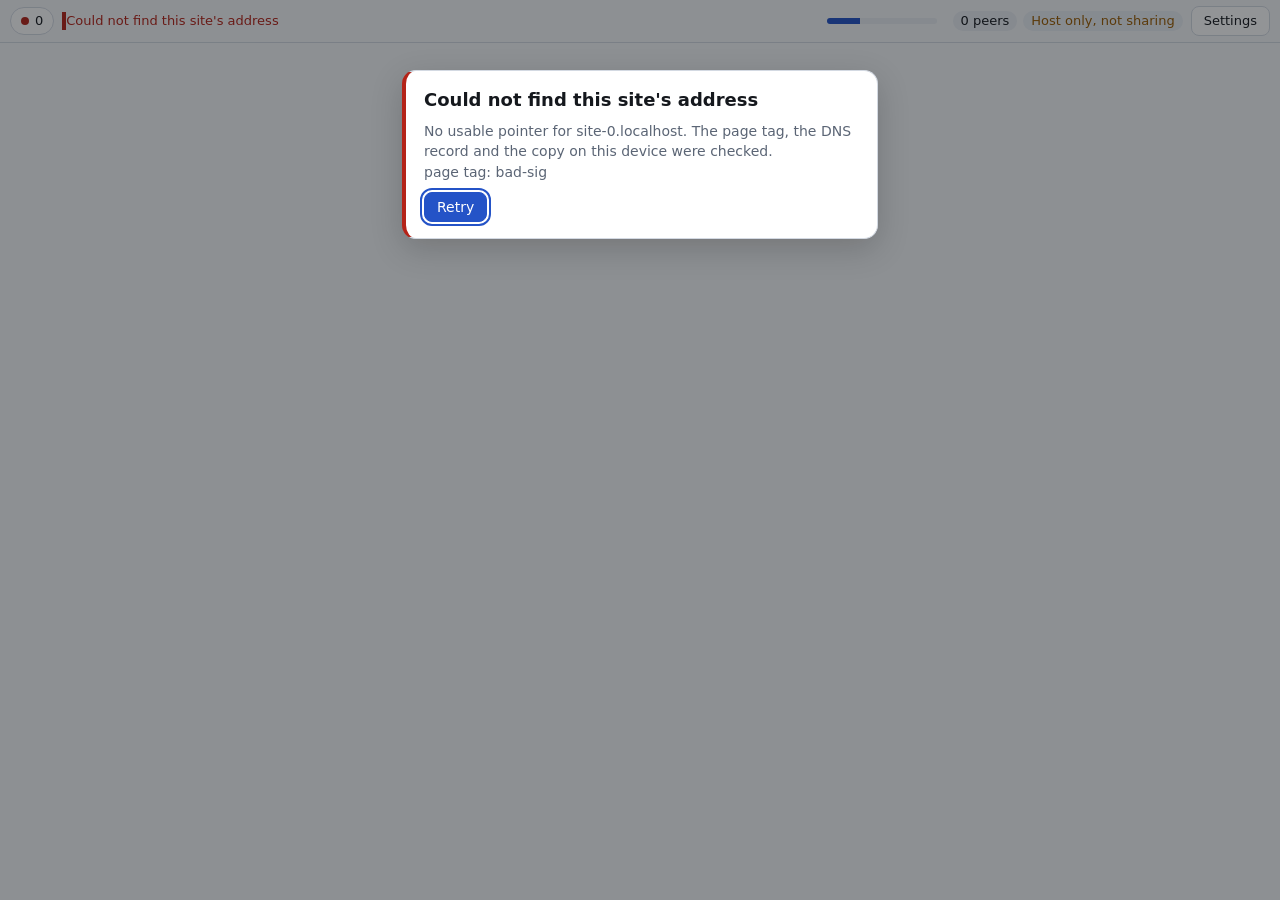
<file: index.html>
<!doctype html>
<html lang="en">
<head>
  <meta charset="utf-8"><meta name="mw-pointer" content="v=mw1; btih=d680ff361bf8e03180ae871e3030bfb9ee99aaf1; dn=peer-guestbook; xs=https://ashkanshokry25-maker.github.io/ws/peer-guestbook.torrent; ws=https://ashkanshokry25-maker.github.io/ws/; tr=wss://tracker.openwebtorrent.com; tr=wss://tracker.novage.com.ua; tr=wss://felinar-rtc.pages.dev; chain=demo-guestbook; owner=p256:BNyzjMZLnalZTZ0WMk2hoD5SrWGBILTVlOT3GOE6RvxxrTirL3l2TOaSAJs06c1NUDcDOzBbfSdqQSKyfQogLSM; gen=82e777cbe6286226121ecd36f4f97313e2582032db926ea3d4d4c6daf14c781c; cs=https://ashkanshokry25-maker.github.io/ws/genesis.json; ct=https://github.com/ashkanshokry25-maker/ashkanshokry25-maker.github.io/issues; org=https://ashkanshokry25-maker.github.io; idp=https://felinar-demo-id.pages.dev; seq=1794180821; exp=1828654421; sig=JwNsoPEquBZtDxHbANwFJ3r_CwO-rabLdt6487sXGkxpzfdbgLnzr1gnOZliZ0u081fnTX1RFXPmRHWwaZdg7Q">
  <meta name="viewport" content="width=device-width, initial-scale=1, viewport-fit=cover, interactive-widget=resizes-content">
  <!-- No static Content-Security-Policy here: /_mw/boot.js inserts the normal policy, or the degraded
       one when this browser has no Service Worker (ARCHITECTURE §13, §7.4; DESIGN-REVIEW item 17). -->
  <meta name="referrer" content="no-referrer">
  <meta name="color-scheme" content="light dark">
  <meta name="theme-color" content="#f6f7f9" media="(prefers-color-scheme: light)">
  <meta name="theme-color" content="#101318" media="(prefers-color-scheme: dark)">
  <meta name="description" content="This site is loaded peer-to-peer from other visitors and from its static host.">
  <!-- Deploy-time tags go here (never edit them by hand): the signed pointer as a meta tag named
       mw-pointer (tools/publish.mjs meta.html, or tools/dev-server.mjs --pointer), a meta tag named
       mw-hub with content "subdomain" (wildcard hub root) or "shared" (one-origin demo hub) on hub
       deployments, and a meta tag named mw-dev with content "1" from dev-server --dev. -->
  <title>Loading site</title>
  <link rel="manifest" href="/_mw/manifest.webmanifest">
  <link rel="icon" href="/_mw/icons/icon.svg" type="image/svg+xml">
  <link rel="stylesheet" href="/_mw/ui.css">
  <!-- build.mjs adds integrity and crossorigin to this preload and to the boot.js tag (SRI on the
       two static script tags; boot.js copies the preload's integrity to its module fallback). -->
  <link rel="modulepreload" href="/_mw/loader.js" integrity="sha384-Yr1nC/IWm0o4x+rLYT6ChB4b6Iq7Vtwfit7BgWVLFgek1gMtdGUSlmta8ZPOrNfI" crossorigin="anonymous">
</head>
<body>
  <div id="mw-root" class="mw-root">
    <div id="mw-site" class="mw-site"></div>
    <div id="mw-bar" class="mw-bar" data-nosnippet>
      <!-- boot.js replaces this line at once. When it never runs (a deploy under a sub-path such as
           /repo/: /_mw/boot.js and /_mw/ui.css are fetched from the origin root and 404), the hint is
           visible; with ui.css loaded it appears only after 6 s (code review round 1, item 22). -->
      <p id="mw-boot" class="mw-boot-msg" role="status" aria-live="polite">Starting... <span class="mw-boot-hint">If this stays, the loader did not start. It must be served from the root of its domain (https://example.com/, not a sub-path such as https://example.com/site/).</span></p>
    </div>
  </div>
  <noscript>
    <div class="mw-boot-error" data-nosnippet>
      <h1>JavaScript is required</h1>
      <p>This site loads from other visitors' browsers and needs JavaScript.</p>
      <p>It is delivered peer-to-peer by a small loader that runs in the browser. Turn on JavaScript for this site and reload.</p>
    </div>
  </noscript>
  <script src="/_mw/boot.js" integrity="sha384-CkY7jMTQC+s7gYJQxMkFyPL08V1//5xMDnLrS6nJd87IUSDum5rNvI53F6vcac7X" crossorigin="anonymous"></script>
</body>
</html>
</file>
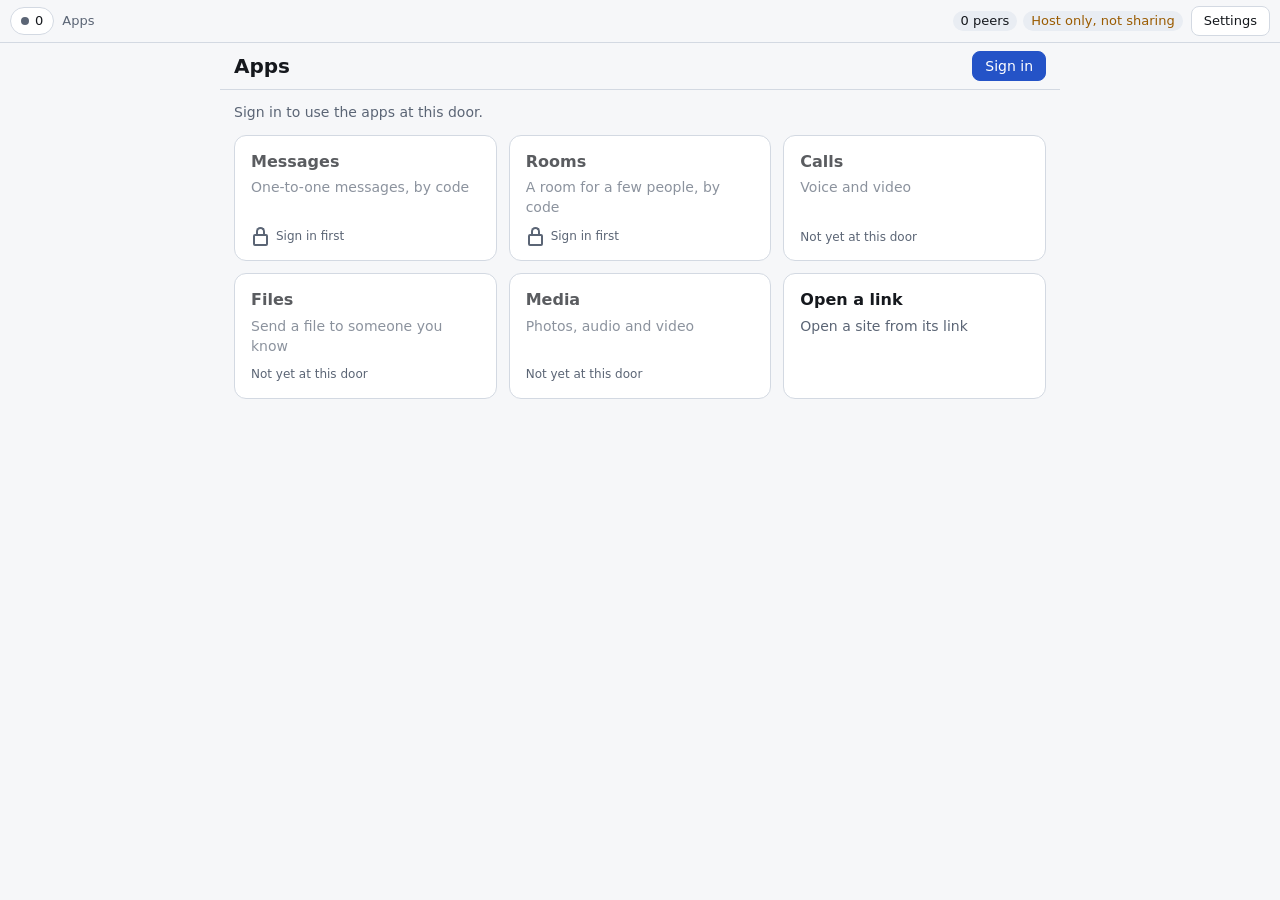
<file: _mw/open.html>
<!doctype html>
<html lang="en">
<head>
  <meta charset="utf-8">
  <meta name="viewport" content="width=device-width, initial-scale=1, viewport-fit=cover, interactive-widget=resizes-content">
  <!-- No static Content-Security-Policy here: /_mw/boot.js inserts the normal policy, or the degraded
       one when this browser has no Service Worker (ARCHITECTURE §13, §7.4; DESIGN-REVIEW item 17). -->
  <meta name="referrer" content="no-referrer">
  <meta name="color-scheme" content="light dark">
  <meta name="theme-color" content="#f6f7f9" media="(prefers-color-scheme: light)">
  <meta name="theme-color" content="#101318" media="(prefers-color-scheme: dark)">
  <meta name="description" content="This site is loaded peer-to-peer from other visitors and from its static host.">
  <!-- Deploy-time tags go here (never edit them by hand): the signed pointer as a meta tag named
       mw-pointer (tools/publish.mjs meta.html, or tools/dev-server.mjs --pointer), a meta tag named
       mw-hub with content "subdomain" (wildcard hub root) or "shared" (one-origin demo hub) on hub
       deployments, and a meta tag named mw-dev with content "1" from dev-server --dev. -->
  <title>Loading site</title>
  <link rel="manifest" href="/_mw/door.webmanifest">
  <link rel="icon" href="/_mw/icons/icon.svg" type="image/svg+xml">
  <link rel="stylesheet" href="/_mw/ui.css">
  <!-- build.mjs adds integrity and crossorigin to this preload and to the boot.js tag (SRI on the
       two static script tags; boot.js copies the preload's integrity to its module fallback). -->
  <link rel="modulepreload" href="/_mw/loader.js" integrity="sha384-Yr1nC/IWm0o4x+rLYT6ChB4b6Iq7Vtwfit7BgWVLFgek1gMtdGUSlmta8ZPOrNfI" crossorigin="anonymous">
</head>
<body>
  <div id="mw-root" class="mw-root">
    <div id="mw-site" class="mw-site"></div>
    <div id="mw-bar" class="mw-bar" data-nosnippet>
      <!-- boot.js replaces this line at once. When it never runs (a deploy under a sub-path such as
           /repo/: /_mw/boot.js and /_mw/ui.css are fetched from the origin root and 404), the hint is
           visible; with ui.css loaded it appears only after 6 s (code review round 1, item 22). -->
      <p id="mw-boot" class="mw-boot-msg" role="status" aria-live="polite">Starting... <span class="mw-boot-hint">If this stays, the loader did not start. It must be served from the root of its domain (https://example.com/, not a sub-path such as https://example.com/site/).</span></p>
    </div>
  </div>
  <noscript>
    <div class="mw-boot-error" data-nosnippet>
      <h1>JavaScript is required</h1>
      <p>This site loads from other visitors' browsers and needs JavaScript.</p>
      <p>It is delivered peer-to-peer by a small loader that runs in the browser. Turn on JavaScript for this site and reload.</p>
    </div>
  </noscript>
  <script src="/_mw/boot.js" integrity="sha384-CkY7jMTQC+s7gYJQxMkFyPL08V1//5xMDnLrS6nJd87IUSDum5rNvI53F6vcac7X" crossorigin="anonymous"></script>
</body>
</html>
</file>
<file: _mw/ui.css>
:root{--mw-bg: #f6f7f9;--mw-panel: #ffffff;--mw-fg: #15181d;--mw-muted: #5b6575;--mw-border: #d3d9e2;--mw-chip: #e9edf3;--mw-accent: #2453c7;--mw-accent-fg: #ffffff;--mw-ok: #1d7f46;--mw-warn: #9a5b00;--mw-err: #b42318;--mw-scrim: rgba(15, 18, 24, .45);--mw-shadow: 0 10px 32px rgba(0, 0, 0, .18);--mw-bar-bg: rgba(246, 247, 249, .94);--mw-z: 2147483000;color-scheme:light dark}@media(prefers-color-scheme:dark){:root{--mw-bg: #101318;--mw-panel: #171b22;--mw-fg: #e6e9ef;--mw-muted: #9aa4b5;--mw-border: #2b313c;--mw-chip: #1f252f;--mw-accent: #7aa2ff;--mw-accent-fg: #0b0e14;--mw-ok: #52d08a;--mw-warn: #f2b84b;--mw-err: #ff7b72;--mw-scrim: rgba(0, 0, 0, .6);--mw-shadow: 0 10px 32px rgba(0, 0, 0, .6);--mw-bar-bg: rgba(16, 19, 24, .94)}}html,body{margin:0;height:100%;background:var(--mw-bg);color:var(--mw-fg);font:14px/1.45 system-ui,-apple-system,Segoe UI,Roboto,Helvetica,Arial,sans-serif;-webkit-text-size-adjust:100%}[hidden]{display:none!important}.mw-root{position:relative;min-height:100vh;min-height:100dvh}.mw-site{position:relative}.mw-site-frame{position:fixed;inset:0;width:100%;height:100%;border:0;background:#fff;background:Canvas;display:block}.mw-bar{position:fixed;z-index:var(--mw-z);top:0;left:0;right:0;box-sizing:border-box;padding:6px max(10px,env(safe-area-inset-right)) 6px max(10px,env(safe-area-inset-left));padding-top:max(6px,env(safe-area-inset-top));background:var(--mw-bar-bg);border-bottom:1px solid var(--mw-border);font-size:13px;-webkit-backdrop-filter:saturate(1.2) blur(6px);backdrop-filter:saturate(1.2) blur(6px)}.mw-bar-row{display:flex;align-items:center;gap:8px;flex-wrap:wrap;min-height:30px}.mw-pill{display:inline-flex;align-items:center;gap:6px;min-height:28px;padding:2px 10px;border-radius:999px;border:1px solid var(--mw-border);background:var(--mw-panel);color:var(--mw-fg);font:inherit;font-variant-numeric:tabular-nums;cursor:pointer}.mw-dot{width:8px;height:8px;border-radius:50%;background:var(--mw-muted)}.mw-connected .mw-dot{background:var(--mw-ok)}.mw-has-error .mw-dot{background:var(--mw-err)}.mw-status{flex:1 1 12em;min-width:8em;color:var(--mw-muted);overflow:hidden;text-overflow:ellipsis;white-space:nowrap}.mw-status.mw-ok{color:var(--mw-ok)}.mw-status.mw-warn{color:var(--mw-warn)}.mw-status.mw-error{color:var(--mw-err)}.mw-progress{position:relative;flex:0 0 110px;height:6px;border-radius:3px;background:var(--mw-chip);overflow:hidden}.mw-progress-fill{display:block;height:100%;width:0;background:var(--mw-accent);transition:width .2s ease-out}.mw-progress.mw-done .mw-progress-fill{background:var(--mw-ok)}.mw-progress.mw-indeterminate .mw-progress-fill{width:30%;animation:mw-slide 1.2s ease-in-out infinite}@keyframes mw-slide{0%{margin-left:-30%}to{margin-left:100%}}.mw-progress-text{color:var(--mw-muted);font-variant-numeric:tabular-nums;white-space:nowrap}.mw-chips{display:inline-flex;flex-wrap:wrap;gap:6px}.mw-chip{display:inline-block;padding:1px 8px;border-radius:999px;background:var(--mw-chip);color:var(--mw-fg);white-space:nowrap;max-width:28em;overflow:hidden;text-overflow:ellipsis;font-variant-numeric:tabular-nums}.mw-chip.mw-warn{color:var(--mw-warn)}.mw-subline{margin-top:4px;color:var(--mw-muted)}.mw-bar.mw-collapsed{left:auto;right:max(8px,env(safe-area-inset-right));top:max(8px,env(safe-area-inset-top));padding:0;background:transparent;border:0;-webkit-backdrop-filter:none;backdrop-filter:none}.mw-collapsed .mw-status,.mw-collapsed .mw-progress,.mw-collapsed .mw-progress-text,.mw-collapsed .mw-chips,.mw-collapsed .mw-settings-btn,.mw-collapsed .mw-subline,.mw-collapsed .mw-banners{display:none}.mw-collapsed .mw-pill{box-shadow:var(--mw-shadow)}.mw-btn{font:inherit;min-height:30px;padding:4px 12px;border-radius:8px;border:1px solid var(--mw-border);background:var(--mw-panel);color:var(--mw-fg);cursor:pointer}.mw-btn:hover{border-color:var(--mw-accent)}.mw-btn:focus-visible,.mw-pill:focus-visible,.mw-input:focus-visible{outline:2px solid var(--mw-accent);outline-offset:2px}.mw-btn:disabled{opacity:.5;cursor:default}.mw-btn.mw-primary{background:var(--mw-accent);border-color:var(--mw-accent);color:var(--mw-accent-fg)}.mw-btn.mw-link{background:transparent;border-color:transparent;color:var(--mw-accent);text-decoration:underline;padding-left:4px;padding-right:4px}.mw-btn.mw-small{min-height:26px;padding:2px 8px}.mw-btn.mw-danger{color:var(--mw-err)}.mw-input{font:inherit;box-sizing:border-box;min-height:30px;padding:4px 8px;border-radius:8px;border:1px solid var(--mw-border);background:var(--mw-bg);color:var(--mw-fg);min-width:0}textarea.mw-input{width:100%;resize:vertical}.mw-mono{font-family:ui-monospace,SFMono-Regular,Menlo,Consolas,monospace;font-size:12px}.mw-file{max-width:100%;font-size:12px}.mw-banners:empty{display:none}.mw-banner{display:flex;flex-wrap:wrap;align-items:center;gap:8px;margin-top:6px;padding:6px 10px;border-radius:8px;background:var(--mw-chip);border-left:3px solid var(--mw-accent)}.mw-banner.mw-warn{border-left-color:var(--mw-warn)}.mw-banner.mw-error{border-left-color:var(--mw-err)}.mw-banner-text{flex:1 1 16em}.mw-banner-actions{display:inline-flex;gap:6px;flex-wrap:wrap}.mw-notice{margin-top:6px;padding:8px 10px;border-radius:8px;background:var(--mw-panel);border:1px solid var(--mw-border);box-shadow:var(--mw-shadow)}.mw-notice-text{margin:0 0 6px}.mw-actions{display:flex;flex-wrap:wrap;gap:8px;align-items:center}.mw-scrim{position:fixed;z-index:calc(var(--mw-z) + 1);inset:0;background:var(--mw-scrim);display:flex;align-items:flex-start;justify-content:center;padding:max(16px,env(safe-area-inset-top)) 16px 16px;overflow:auto}.mw-dialog{box-sizing:border-box;width:min(34rem,100%);margin-top:6vh;padding:16px 18px;background:var(--mw-panel);color:var(--mw-fg);border:1px solid var(--mw-border);border-radius:14px;box-shadow:var(--mw-shadow)}.mw-dialog h2{margin:0 0 8px;font-size:18px}.mw-dialog h3{margin:0 0 6px;font-size:14px}.mw-dialog p{margin:0 0 10px}.mw-error{border-left:4px solid var(--mw-err)}.mw-error-detail{color:var(--mw-muted);white-space:pre-line}.mw-details{display:grid;grid-template-columns:max-content 1fr;gap:4px 12px;margin:0 0 12px}.mw-details dt{color:var(--mw-muted)}.mw-details dd{margin:0;word-break:break-all}.mw-section{padding:12px 0;border-top:1px solid var(--mw-border)}.mw-section:first-of-type{border-top:0}.mw-field{margin-bottom:8px}.mw-toggle{display:flex;gap:8px;align-items:center;font-weight:600;cursor:pointer}.mw-switch{width:18px;height:18px;margin:0;accent-color:var(--mw-accent)}.mw-row{display:flex;flex-wrap:wrap;gap:8px;align-items:center;margin-bottom:8px}.mw-value{font-variant-numeric:tabular-nums}.mw-note{color:var(--mw-muted);font-size:12px;margin:2px 0 6px}.mw-note.mw-ok{color:var(--mw-ok)}.mw-note.mw-error{color:var(--mw-err)}.mw-note:empty{display:none}.mw-diag{margin:0 0 8px;padding-left:18px}.mw-diag-row{margin-bottom:6px}.mw-diag-remedy{display:block;color:var(--mw-muted);font-size:12px}.mw-log{max-height:30vh;overflow:auto;margin:0;padding:6px;font:11px/1.35 ui-monospace,SFMono-Regular,Menlo,Consolas,monospace;background:var(--mw-bg);border:1px solid var(--mw-border);border-radius:8px;white-space:pre-wrap;word-break:break-word}.mw-log:empty{display:none}.mw-dialog-foot{display:flex;flex-wrap:wrap;gap:8px;align-items:center;justify-content:space-between;padding-top:12px;border-top:1px solid var(--mw-border)}.mw-boot-msg{margin:0;color:var(--mw-muted)}.mw-boot-hint{animation:mw-boot-hint 0s linear 6s both}@keyframes mw-boot-hint{0%{visibility:hidden}to{visibility:visible}}.mw-boot-error{box-sizing:border-box;max-width:40rem;margin:0 auto;padding:max(24px,env(safe-area-inset-top)) max(16px,env(safe-area-inset-right)) 24px max(16px,env(safe-area-inset-left))}.mw-boot-error h1{font-size:20px;margin:0 0 10px}.mw-boot-error ul{padding-left:20px}@media(max-width:767px),(pointer:coarse)and (max-width:1024px){.mw-bar{top:auto;bottom:0;border-bottom:0;border-top:1px solid var(--mw-border);padding-top:6px;padding-bottom:max(6px,env(safe-area-inset-bottom))}.mw-bar.mw-collapsed{top:auto;bottom:max(8px,env(safe-area-inset-bottom))}.mw-btn,.mw-pill{min-height:40px}.mw-input,textarea.mw-input,select.mw-input{font-size:16px}.mw-progress{flex-basis:70px}.mw-chip{max-width:16em}.mw-scrim{align-items:flex-end;padding:0}.mw-dialog{width:100%;margin:0;max-height:90vh;max-height:90dvh;overflow:auto;border-radius:14px 14px 0 0;padding-bottom:max(16px,env(safe-area-inset-bottom))}}@media(prefers-reduced-motion:reduce){.mw-progress.mw-indeterminate .mw-progress-fill{animation:none;width:100%;opacity:.4}.mw-progress-fill{transition:none}}.mw-row[hidden]{display:none!important}@media(prefers-reduced-motion:reduce){.mw-root *{animation-duration:.001ms!important;transition-duration:.001ms!important}}.mw-uploads,.mw-keeper,.mw-meter{margin-top:4px;color:var(--mw-muted);font-size:12px}.mw-uploads p,.mw-keeper p,.mw-meter p{margin:2px 0}.mw-uploads{background:var(--mw-panel);border:1px solid var(--mw-border);border-radius:8px;padding:6px 10px;color:var(--mw-fg)}.mw-upload-name{font-weight:600;margin-right:6px}.mw-upload-note{color:var(--mw-muted)}.mw-collapsed .mw-uploads,.mw-collapsed .mw-keeper,.mw-collapsed .mw-meter{display:none}.mw-seed-line{margin-top:6px}.mw-dock-row{margin:6px 0}.mw-dock{position:fixed;inset:0;z-index:calc(var(--mw-z) + 1);background:#000000f0;color:#9aa4b5;display:flex;flex-direction:column;align-items:center;justify-content:center;gap:16px;padding:24px;text-align:center}.mw-dock-text{max-width:28em;margin:0;font-size:15px}.mw-dock .mw-dock-stop{background:#1f252f;border-color:#2b313c;color:#e6e9ef}[data-mw-call]{position:fixed;right:12px;top:max(48px,calc(env(safe-area-inset-top) + 40px));bottom:auto;z-index:calc(var(--mw-z) + 2);width:360px;max-width:calc(100% - 24px);max-height:calc(100% - 64px);overflow:auto}@media(max-width:767px),(pointer:coarse)and (max-width:1024px){[data-mw-call]{left:8px;right:8px;bottom:auto;top:max(8px,env(safe-area-inset-top));width:auto;max-width:none}}.mw-call{font:14px/1.45 system-ui,-apple-system,Segoe UI,Roboto,Helvetica,Arial,sans-serif;color:var(--mw-fg)}.mw-call-live{position:absolute;width:1px;height:1px;overflow:hidden;clip:rect(0 0 0 0);white-space:nowrap}.mw-call-card,.mw-call-panel{background:var(--mw-panel);border:1px solid var(--mw-border);border-radius:12px;box-shadow:var(--mw-shadow);padding:12px 14px;margin-top:8px}.mw-call-title{margin:0;font-size:16px;font-weight:700}.mw-call-sub{margin:0 0 6px;color:var(--mw-muted);font-family:ui-monospace,SFMono-Regular,Menlo,Consolas,monospace;font-size:12px}.mw-call-text{margin:6px 0}.mw-call-actions,.mw-call-controls{display:flex;flex-wrap:wrap;gap:8px;margin-top:8px}.mw-call-btn{min-height:44px;min-width:44px}.mw-call-btn.mw-call-accept,.mw-call-btn.mw-call-confirm{background:var(--mw-accent);border-color:var(--mw-accent);color:var(--mw-accent-fg)}.mw-call-btn.mw-call-hangup,.mw-call-btn.mw-call-decline{color:var(--mw-err)}.mw-call-btn[aria-pressed=true]{background:var(--mw-chip)}.mw-call-status{margin:4px 0 0;color:var(--mw-muted);font-size:13px}.mw-call-status:empty{display:none}.mw-call-head{margin:0;display:flex;justify-content:space-between;gap:8px;font-weight:600}.mw-call-clock{color:var(--mw-muted);font-variant-numeric:tabular-nums}.mw-call-notice{margin:4px 0;color:var(--mw-warn);font-size:13px}.mw-call-people{list-style:none;margin:6px 0;padding:0}.mw-call-person{display:flex;justify-content:space-between;gap:8px;padding:2px 0}.mw-call-person-state{color:var(--mw-muted)}.mw-call-person[data-state=left] .mw-call-person-name{color:var(--mw-muted);text-decoration:line-through}.mw-call-tiles{display:grid;grid-template-columns:repeat(auto-fill,minmax(140px,1fr));gap:6px}.mw-call-video{width:100%;aspect-ratio:16 / 9;background:#000;border-radius:8px;object-fit:cover}.mw-call-audio{display:none}.mw-call-local{width:96px;aspect-ratio:16 / 9;background:#000;border-radius:6px;object-fit:cover;float:right;margin:4px 0 0 6px}.mw-apps{--mw-apps-top: var(--mw-apps-bar, 52px);--mw-apps-bottom: 0px;position:fixed;inset:0;z-index:calc(var(--mw-z) - 1);box-sizing:border-box;overflow-x:hidden;overflow-y:auto;-webkit-overflow-scrolling:touch;background:var(--mw-bg);color:var(--mw-fg)}.mw-has-apps .mw-progress,.mw-has-apps .mw-progress-text{display:none}.mw-apps-view{box-sizing:border-box;max-width:60rem;min-height:100%;margin:0 auto;padding:calc(var(--mw-apps-top) + env(safe-area-inset-top,0px)) max(14px,env(safe-area-inset-right)) calc(var(--mw-apps-bottom) + 14px) max(14px,env(safe-area-inset-left))}.mw-apps-head{position:sticky;top:0;z-index:3;display:flex;flex-wrap:wrap;align-items:center;gap:8px 12px;margin:calc(-1 * (var(--mw-apps-top) + env(safe-area-inset-top,0px))) -14px 12px;padding:calc(8px + var(--mw-apps-top) + env(safe-area-inset-top,0px)) 14px 8px;background:var(--mw-bg);border-bottom:1px solid var(--mw-border)}.mw-apps-title{flex:1 1 8em;min-width:0;margin:0;font-size:20px;line-height:1.25;overflow-wrap:anywhere}.mw-apps-title:focus,.mw-apps-title:focus-visible{outline:none}.mw-apps-subline{flex:1 0 100%;display:flex;flex-wrap:wrap;align-items:center;justify-content:space-between;gap:4px 12px;min-width:0}.mw-apps-subline[hidden]{display:none}.mw-apps-substatus{flex:1 1 12em;min-width:0}.mw-apps-substatus p{margin:0}.mw-apps-subactions{display:inline-flex;flex-wrap:wrap;justify-content:flex-end;gap:8px}.mw-apps-subactions:empty{display:none}.mw-apps-who{display:inline-flex;align-items:center;gap:8px;min-width:0}.mw-apps-name{min-width:0;overflow:hidden;text-overflow:ellipsis;white-space:nowrap;max-width:16em;font-weight:600}.mw-apps-avatar{display:inline-grid;grid-template-columns:repeat(5,6px);grid-auto-rows:6px;flex:0 0 auto;width:30px;height:30px;padding:0;align-content:center;justify-content:center;border:1px solid var(--mw-border);border-radius:6px;background:var(--mw-chip)}.mw-apps-avatar i{display:block}.mw-apps-avatar i.mw-on{background:var(--mw-accent)}.mw-apps-toast{position:fixed;top:calc(var(--mw-apps-top) + 8px + env(safe-area-inset-top,0px));left:50%;transform:translate(-50%);z-index:6;box-sizing:border-box;max-width:calc(100% - 28px);margin:0;padding:8px 14px;border-radius:10px;border:1px solid var(--mw-border);background:var(--mw-panel);color:var(--mw-fg);box-shadow:var(--mw-shadow)}.mw-apps-sub{margin:0 0 12px;color:var(--mw-muted)}.mw-apps-h2{margin:0 0 8px;font-size:16px}.mw-apps-label{display:block;margin:0 0 4px;font-weight:600}.mw-apps-field{display:inline-flex;flex-direction:column;min-width:0}.mw-apps-field .mw-apps-label{font-weight:400;color:var(--mw-muted);font-size:12px}.mw-apps-error{color:var(--mw-err)}.mw-apps-tiles{display:grid;grid-template-columns:repeat(auto-fill,minmax(14rem,1fr));gap:12px;margin:0 0 12px}.mw-apps-tile{display:flex;flex-direction:column;gap:4px;box-sizing:border-box;min-height:7rem;padding:14px 16px;text-align:left;font:inherit;color:var(--mw-fg);background:var(--mw-panel);border:1px solid var(--mw-border);border-radius:12px;cursor:pointer}.mw-apps-tile:hover{border-color:var(--mw-accent)}.mw-apps-tile:focus-visible{outline:2px solid var(--mw-accent);outline-offset:2px}.mw-apps-tile[aria-disabled=true]{cursor:default}.mw-apps-tile[aria-disabled=true] .mw-apps-tile-title,.mw-apps-tile[aria-disabled=true] .mw-apps-tile-text{opacity:.7}.mw-apps-tile[aria-disabled=true]:hover{border-color:var(--mw-border)}.mw-apps-tile-head{display:flex;align-items:center;justify-content:space-between;gap:8px}.mw-apps-tile-title{font-size:16px;font-weight:700}.mw-apps-tile-text{color:var(--mw-muted)}.mw-apps-tile-foot{display:flex;align-items:center;margin-top:auto;padding-top:6px;color:var(--mw-muted);font-size:12px}.mw-apps-tile-note:empty{display:none}.mw-apps-lock{position:relative;display:inline-block;flex:0 0 auto;width:11px;height:8px;margin:7px 8px 0 2px;border:2px solid currentColor;border-radius:2px}.mw-apps-lock:before{content:"";position:absolute;left:1px;top:-9px;width:5px;height:6px;border:2px solid currentColor;border-bottom:0;border-radius:6px 6px 0 0}.mw-apps-badge{display:inline-block;min-width:20px;padding:1px 6px;border-radius:999px;background:var(--mw-accent);color:var(--mw-accent-fg);font-size:12px;font-weight:700;line-height:1.5;text-align:center;font-variant-numeric:tabular-nums}.mw-apps-visit{margin:8px 0 0}.mw-apps-panel{box-sizing:border-box;margin:0 0 14px;padding:12px 14px;background:var(--mw-panel);border:1px solid var(--mw-border);border-radius:12px}.mw-apps-panel .mw-note{margin:6px 0}.mw-apps-linknote{margin:0 0 10px;padding:6px 10px;border-left:3px solid var(--mw-warn);background:var(--mw-chip);border-radius:8px}.mw-apps-code{margin:4px 0 10px;font-family:ui-monospace,SFMono-Regular,Menlo,Consolas,monospace;font-weight:700;font-size:clamp(17px,6.6vw,32px);line-height:1.2;letter-spacing:.04em;white-space:nowrap;-webkit-user-select:all;user-select:all}.mw-apps-codeinput{flex:1 1 10em;min-width:0;font-size:18px;letter-spacing:.04em}.mw-apps-list{list-style:none;margin:0;padding:0}.mw-apps-row{display:flex;align-items:center;gap:8px;border-top:1px solid var(--mw-border)}.mw-apps-row:first-child{border-top:0}.mw-apps-rowbtn{display:flex;flex:1 1 auto;align-items:center;justify-content:space-between;gap:10px;min-width:0;box-sizing:border-box;min-height:3.2rem;padding:8px 4px;text-align:left;font:inherit;color:var(--mw-fg);background:transparent;border:0;border-radius:8px;cursor:pointer}.mw-apps-rowbtn:hover{background:var(--mw-chip)}.mw-apps-rowbtn:focus-visible{outline:2px solid var(--mw-accent);outline-offset:-2px}.mw-apps-row-main{display:flex;flex-direction:column;min-width:0}.mw-apps-row-name{font-weight:600;overflow-wrap:anywhere}.mw-apps-unread .mw-apps-row-name{font-weight:800}.mw-apps-row-prev{color:var(--mw-muted);overflow:hidden;text-overflow:ellipsis;white-space:nowrap;max-width:100%}.mw-apps-row-marks{display:inline-flex;flex-wrap:wrap;gap:4px}.mw-apps-row-side{display:inline-flex;flex-direction:column;align-items:flex-end;gap:4px;flex:0 0 auto;color:var(--mw-muted);font-size:12px}.mw-apps-mark{display:inline-block;padding:0 6px;border-radius:999px;background:var(--mw-chip);color:var(--mw-muted);font-size:11px;line-height:1.6}.mw-apps-request{display:flex;flex-wrap:wrap;align-items:center;justify-content:space-between;gap:8px;padding:8px 0;border-top:1px solid var(--mw-border)}.mw-apps-request:first-child{border-top:0}.mw-apps-request-text{flex:1 1 14em;min-width:0;overflow-wrap:anywhere}.mw-apps-request-actions{display:inline-flex;gap:8px}.mw-apps-members{display:flex;flex-wrap:wrap;gap:6px}.mw-apps-member{display:inline-flex;align-items:center;gap:6px;padding:2px 10px;border-radius:999px;background:var(--mw-chip)}.mw-apps-cardhost:empty{display:none}.mw-apps-card{box-sizing:border-box;margin:0 0 14px;padding:12px 14px;background:var(--mw-panel);border:1px solid var(--mw-border);border-left:4px solid var(--mw-accent);border-radius:12px;box-shadow:var(--mw-shadow)}.mw-apps-card-danger{border-left-color:var(--mw-err)}.mw-apps-card-title{margin:0 0 6px;font-size:16px}.mw-apps-card-text{margin:0 0 8px}.mw-apps-conv{display:flex;flex-direction:column;min-height:calc(100vh - var(--mw-apps-top) - var(--mw-apps-bottom) - 70px);min-height:calc(100dvh - var(--mw-apps-top) - var(--mw-apps-bottom) - 70px)}.mw-apps-conv[hidden]{display:none}.mw-apps-conv-head{margin:0 0 8px}.mw-apps-conv-head:empty{display:none}.mw-apps-status{margin:0;font-weight:600}.mw-apps-status[data-status=connected]{color:var(--mw-ok)}.mw-apps-status[data-status=rejected],.mw-apps-status[data-status=blocked],.mw-apps-status[data-status=left]{color:var(--mw-err)}.mw-apps-typing{margin:2px 0 0;color:var(--mw-muted);font-style:italic}.mw-apps-verify{margin:4px 0 0}.mw-apps-toolrow{display:flex;flex-wrap:wrap;align-items:flex-end;gap:8px;margin:6px 0}.mw-apps-toolgroup{display:inline-flex;flex-wrap:wrap;gap:8px}.mw-apps-tools,.mw-apps-search{scroll-margin-top:calc(var(--mw-apps-top) + 130px);box-sizing:border-box;margin:0 0 10px;padding:10px 12px;background:var(--mw-panel);border:1px solid var(--mw-border);border-radius:12px}.mw-apps-tools[hidden],.mw-apps-search[hidden]{display:none}.mw-apps-tools .mw-btn[data-on="1"]{border-color:var(--mw-accent)}.mw-apps-tools .mw-btn[aria-pressed=true]{background:var(--mw-chip);border-color:var(--mw-accent)}.mw-apps-check{display:inline-flex;align-items:center;gap:6px;min-height:30px}.mw-apps-check input{width:18px;height:18px;margin:0;accent-color:var(--mw-accent)}.mw-apps-searchnav{display:flex;flex-wrap:wrap;align-items:center;gap:8px;margin-top:6px}.mw-apps-searchnav:empty{display:none}.mw-apps-result{color:var(--mw-muted)}.mw-apps-fs-small .mw-apps-body{font-size:13px}.mw-apps-fs-large .mw-apps-body{font-size:18px}.mw-apps-msgs{flex:1 1 auto;list-style:none;margin:0;padding:4px 0 10px;display:flex;flex-direction:column;gap:6px}.mw-apps-day{align-self:center;margin:8px 0 4px;color:var(--mw-muted);font-size:12px}.mw-apps-day span{display:inline-block;padding:1px 10px;border-radius:999px;background:var(--mw-chip)}.mw-apps-msg{display:flex;align-items:flex-start;gap:6px;max-width:min(38rem,88%)}.mw-apps-mine{align-self:flex-end;flex-direction:row-reverse}.mw-apps-theirs{align-self:flex-start}.mw-apps-selbox{flex:0 0 auto;width:20px;height:20px;margin:10px 4px 0;accent-color:var(--mw-accent)}.mw-apps-bubble{box-sizing:border-box;max-width:100%;padding:8px 12px;background:var(--mw-panel);border:1px solid var(--mw-border);border-radius:14px;overflow-wrap:anywhere}.mw-apps-mine .mw-apps-bubble{background:var(--mw-accent);border-color:var(--mw-accent);color:var(--mw-accent-fg)}.mw-apps-mine .mw-apps-bubble a{color:inherit}.mw-apps-theirs .mw-apps-bubble a{color:var(--mw-accent)}.mw-apps-body{white-space:pre-wrap}.mw-apps-body-deleted{font-style:italic;opacity:.8}.mw-apps-body code{padding:0 4px;border-radius:4px;background:var(--mw-chip);color:var(--mw-fg);font-family:ui-monospace,SFMono-Regular,Menlo,Consolas,monospace;font-size:.92em}.mw-apps-from{margin:0 0 2px;max-width:100%;overflow:hidden;text-overflow:ellipsis;white-space:nowrap;font-size:12px;font-weight:700;color:var(--mw-muted)}.mw-apps-quote{display:block;width:100%;box-sizing:border-box;margin:0 0 6px;padding:4px 8px;text-align:left;font:inherit;font-size:12px;color:var(--mw-fg);background:var(--mw-chip);border:0;border-left:3px solid var(--mw-accent);border-radius:8px;cursor:pointer}.mw-apps-quote-who{display:block;font-weight:700}.mw-apps-quote-text{display:block;overflow:hidden;text-overflow:ellipsis;white-space:nowrap}.mw-apps-meta{display:flex;flex-wrap:wrap;align-items:center;gap:4px 8px;margin-top:4px;font-size:11px;opacity:.9}.mw-apps-meta .mw-apps-mark{background:transparent;color:inherit;border:1px solid currentColor}.mw-apps-meta .mw-btn.mw-link{color:inherit;min-height:22px;padding:0 4px;font-size:11px}.mw-apps-ticks{letter-spacing:-2px}.mw-apps-s-read{color:var(--mw-ok);font-weight:700}.mw-apps-mine .mw-apps-s-read{color:inherit;text-decoration:underline}.mw-apps-s-failed{color:var(--mw-err);font-weight:700}.mw-apps-mine .mw-apps-s-failed{color:inherit;text-decoration:underline}.mw-apps-hit .mw-apps-bubble{box-shadow:0 0 0 2px var(--mw-warn)}.mw-apps-hit-current .mw-apps-bubble{box-shadow:0 0 0 3px var(--mw-ok)}.mw-apps-selected .mw-apps-bubble{box-shadow:0 0 0 2px var(--mw-accent)}.mw-apps-reacts,.mw-apps-menu,.mw-apps-reactrow{display:flex;flex-wrap:wrap;gap:6px;margin-top:6px}.mw-apps-react{box-sizing:border-box;min-height:28px;padding:2px 8px;font:inherit;font-size:13px;color:var(--mw-fg);background:var(--mw-chip);border:1px solid var(--mw-border);border-radius:999px;cursor:pointer}.mw-apps-react-mine{border-color:var(--mw-accent)}.mw-apps-menu .mw-btn,.mw-apps-reactrow .mw-btn{color:var(--mw-fg)}.mw-apps-emoji{min-width:34px;font-size:18px}.mw-apps-details{margin-top:6px;padding:6px 8px;border-radius:8px;background:var(--mw-bg);color:var(--mw-fg);font-size:12px}.mw-apps-details p{margin:2px 0}.mw-apps-details .mw-btn.mw-link{color:var(--mw-accent)}.mw-apps-jump{position:sticky;bottom:calc(var(--mw-apps-bottom) + 130px);align-self:center;z-index:2;box-shadow:var(--mw-shadow)}.mw-apps-jump[hidden]{display:none}.mw-apps-composer{position:sticky;bottom:var(--mw-apps-bottom);z-index:2;box-sizing:border-box;margin:0 -14px;padding:8px 14px;background:var(--mw-bg);border-top:1px solid var(--mw-border);max-height:calc(100vh - var(--mw-apps-top) - var(--mw-apps-bottom) - 150px);max-height:calc(100dvh - var(--mw-apps-top) - var(--mw-apps-bottom) - 150px);overflow-y:auto}.mw-apps-compose-row{display:flex;align-items:flex-end;gap:8px}.mw-apps-ta{flex:1 1 auto;box-sizing:border-box;min-height:44px;max-height:40vh;resize:none}.mw-apps-send{flex:0 0 auto;min-width:5rem}.mw-apps-options{display:flex;flex-wrap:wrap;gap:6px;margin-top:6px}.mw-apps-options .mw-btn[aria-pressed=true]{background:var(--mw-chip);border-color:var(--mw-accent)}.mw-apps-bar:empty{display:none}.mw-apps-barline{display:flex;flex-wrap:wrap;align-items:center;justify-content:space-between;gap:6px;margin:0 0 6px;padding:4px 8px;border-left:3px solid var(--mw-accent);background:var(--mw-chip);border-radius:8px;font-size:12px}.mw-apps-composer-panel:empty{display:none}.mw-apps-composer-panel{margin-top:6px}.mw-apps-emojis{display:grid;grid-template-columns:repeat(8,minmax(0,1fr));gap:4px;max-height:min(12rem,30vh);overflow-y:auto}.mw-apps-snippets{display:flex;flex-direction:column;align-items:flex-start;gap:4px;margin-bottom:6px}.mw-apps-snippet{max-width:100%;text-align:left;overflow:hidden;text-overflow:ellipsis;white-space:nowrap}.mw-apps-later{display:flex;flex-wrap:wrap;align-items:flex-end;gap:8px}.mw-apps-counter{text-align:right}@media(max-width:767px),(pointer:coarse)and (max-width:1024px){.mw-apps{--mw-apps-top: 0px;--mw-apps-bottom: var(--mw-apps-bar, calc(60px + env(safe-area-inset-bottom, 0px)) )}.mw-apps-tiles{grid-template-columns:1fr}.mw-apps-tile{min-height:5.5rem}.mw-apps .mw-btn,.mw-apps .mw-btn.mw-small,.mw-apps-rowbtn,.mw-apps-react,.mw-apps-quote,.mw-apps-meta .mw-btn.mw-link,.mw-apps-check{min-height:40px}.mw-apps-ta{font-size:16px}.mw-apps-msg{max-width:94%}.mw-apps .mw-input{min-height:40px}.mw-apps-emojis{grid-template-columns:repeat(6,minmax(0,1fr))}.mw-apps-name{max-width:9em}.mw-apps-head-sub .mw-apps-who{display:none}}@media(max-height:500px){.mw-apps-emojis{grid-template-columns:repeat(8,minmax(0,1fr))}}.mw-apps-back{flex:0 0 auto}.mw-apps-important{color:var(--mw-warn)}.mw-apps-time,.mw-apps-row-time{font-variant-numeric:tabular-nums}.mw-apps-state{font-style:italic}.mw-apps-deleted .mw-apps-bubble{opacity:.85}.mw-apps-pinned .mw-apps-bubble{border-style:dashed}@media(prefers-reduced-motion:reduce){.mw-apps *{scroll-behavior:auto!important}}
</file>
